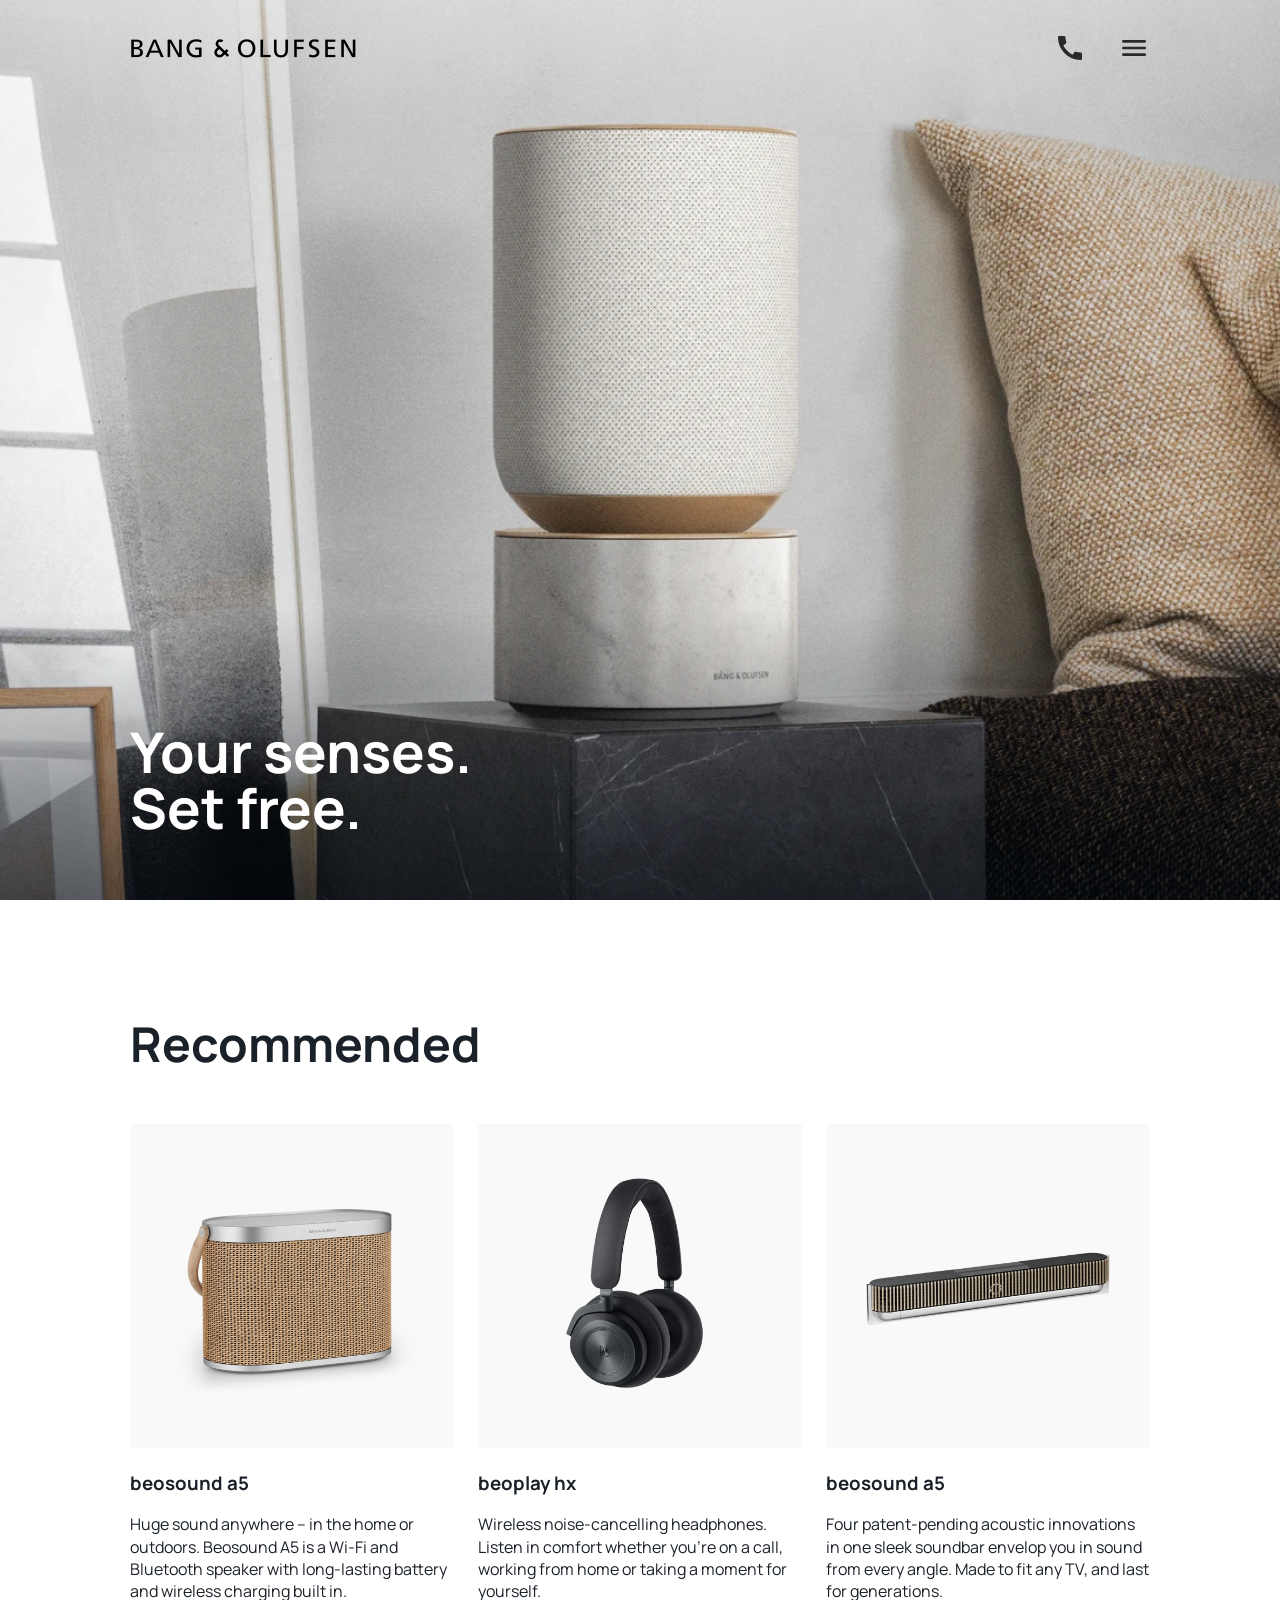
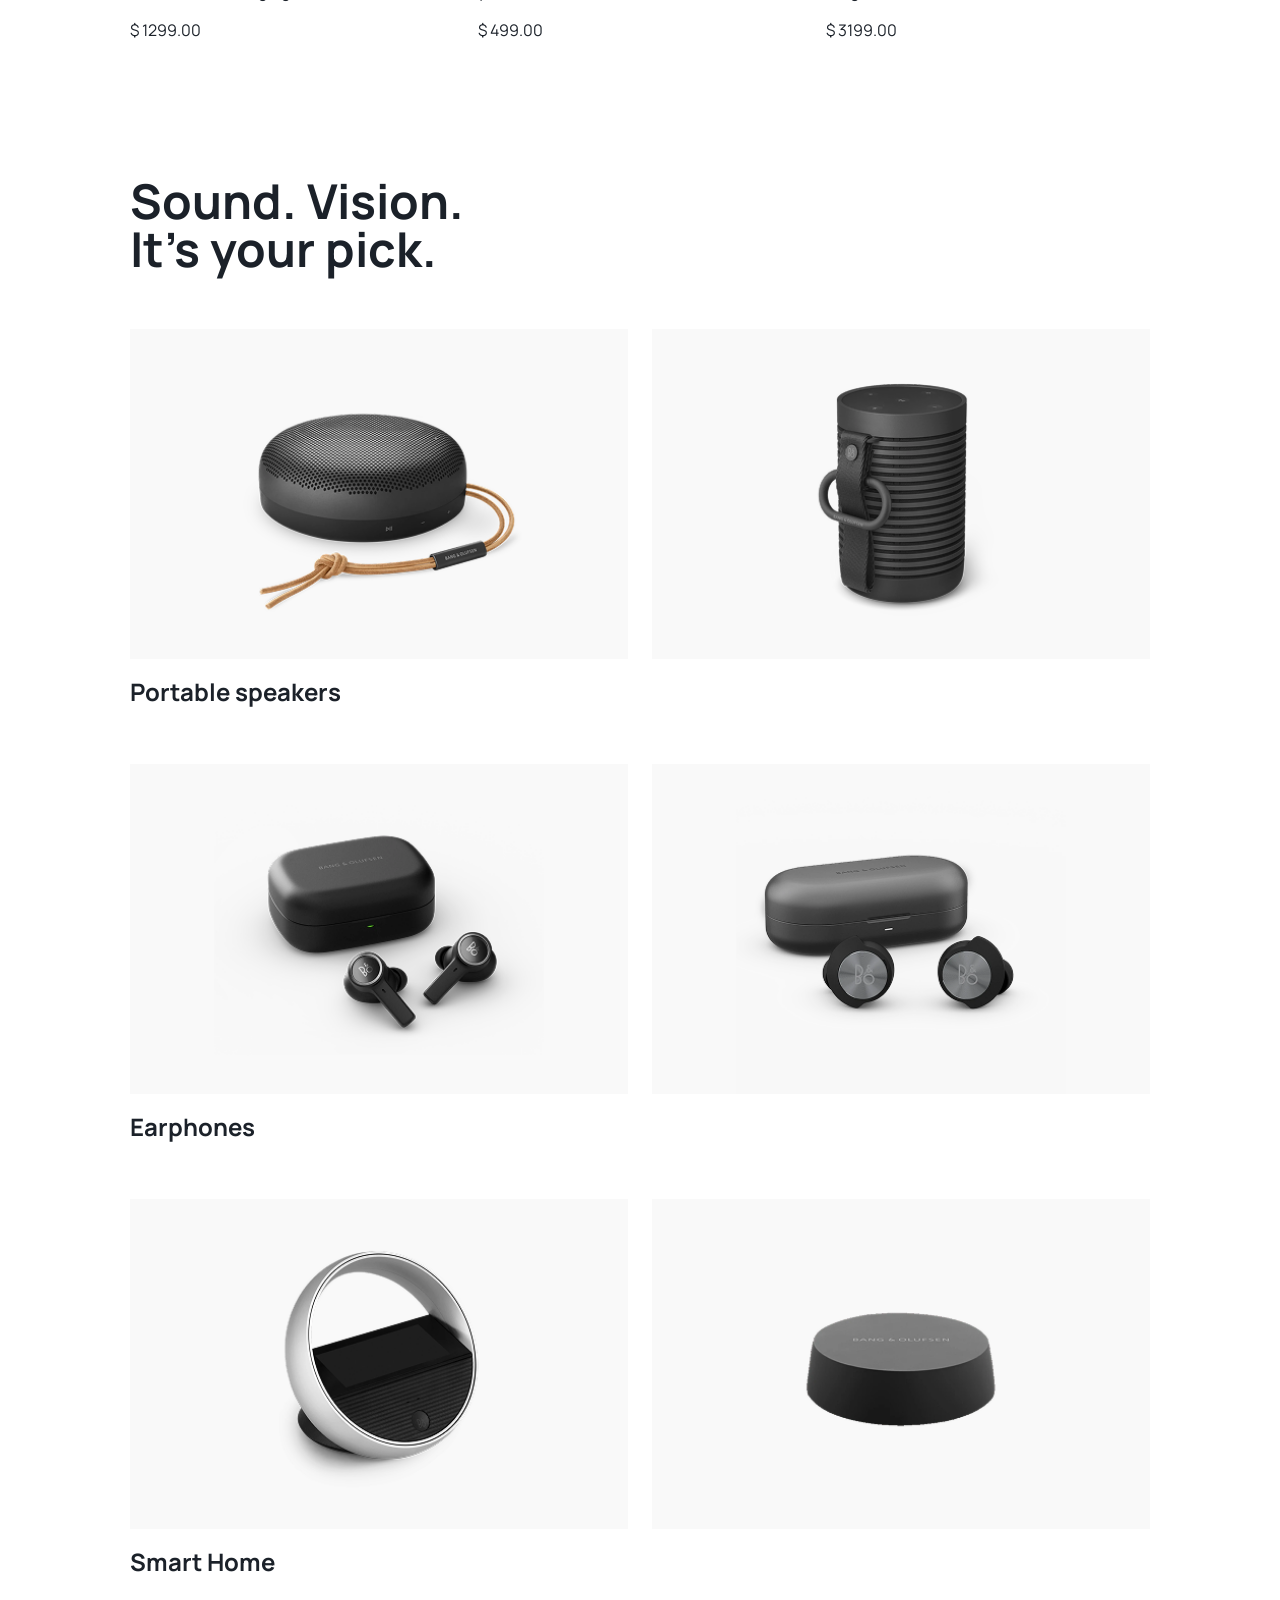
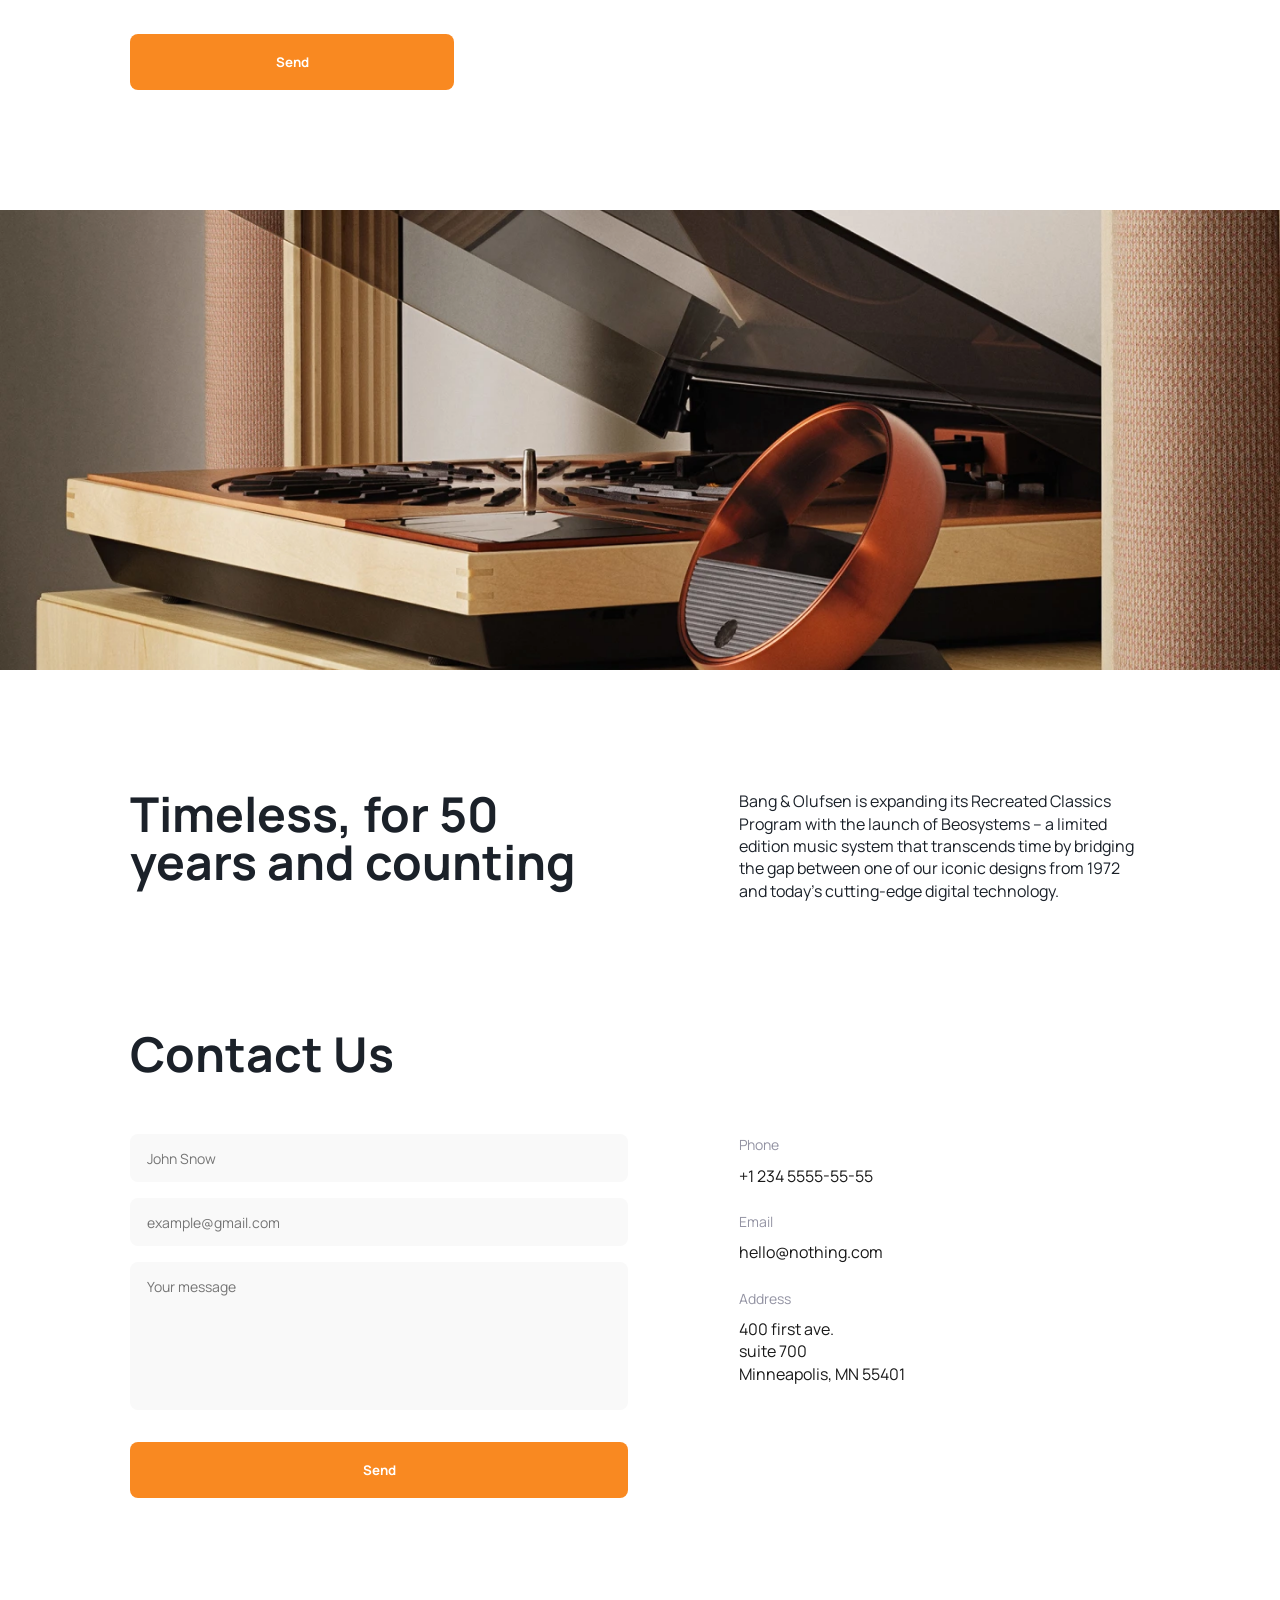
<file: index.html>
<!DOCTYPE html><html lang=en class=page><meta charset=UTF-8><meta name=viewport content="width=device-width, initial-scale=1.0"><title>Bang &amp; Olufsen</title><link rel=icon href=logo.409a5730.png><link rel=preconnect href=https://fonts.googleapis.com><link rel=preconnect href=https://fonts.gstatic.com crossorigin=anonymous><link href="https://fonts.googleapis.com/css2?family=Manrope:wght@200..800&amp;display=swap" rel=stylesheet><link rel=stylesheet href=layout_landing-page.20f18b8d.css><script src=layout_landing-page.4a5fbcc0.js defer></script><body class=page__body id=top>
    <header class=header>
      <div class=container>
        <div class=header__content>
          <div class=top-bar>
            <a href=#top class=top-bar__logo-link>
              <img src=logo-2x.360f8ec0.png alt="Bang &amp; Olufsen logo" class=top-bar__logo>
            </a>
            <div class=top-bar__icons>
              <a href=tel:+123455555555 class=top-bar__phone aria-label="Call us">
                <div class=top-bar__phone-number>+1 234 555-55-55</div>
                <div class="icon icon--phone"></div>
              </a>
              <a href=#menu class="icon icon--menu"></a>
            </div>
          </div>
          <div class=header__bottom>
            <h1 class=header__title>
              Your senses.
              <br>
              Set free.
            </h1>
          </div>
        </div>
      </div>
    </header>

    <aside class="menu page__menu" id=menu>
      <div class=container>
        <div class="menu__top top-bar">
          <a href=#top class=top-bar__logo-link>
            <img src=logo-2x.360f8ec0.png alt="Bang &amp; Olufsen logo" class=top-bar__logo>
          </a>
          <a href=# class="icon icon--close"></a>
        </div>
        <div class=menu__bottom>
          <nav class="menu__nav nav">
            <ul class=nav__list>
              <li class=nav__item>
                <a class=nav__link href=#recommended>
                  Recommended
                </a>
              </li>
              <li class=nav__item>
                <a class=nav__link href=#categories>
                  Categories
                </a>
              </li>
              <li class=nav__item>
                <a class=nav__link href=#about-us>
                  About Us
                </a>
              </li>
              <li class=nav__item>
                <a class=nav__link href=#contact-us>
                  Contact Us
                </a>
              </li>
            </ul>
          </nav>
          <a href=tel:+123455555555 class=menu__phone-number aria-label="Call us">
            +1 234 5555-55-55
          </a>
          <a href=tel:+123455555555 class=menu__call-to-order aria-label="Call us">
            Call to order
          </a>
        </div>
      </div>
    </aside>

    <main class=main>
      <div class=container>
        <div class=main__content>
          <section class=recommended id=recommended>
            <h2 class=section-title>Recommended</h2>
            <div class=recommended__products>
              <article class="product recommended__product">
                <a href=# class=product__link>
                  <img src=beosound%20a5.801df938.png alt="beosound a5" class=product__photo>
                </a>

                <h3 class=product__title>beosound a5</h3>
                <p class=product__description>
                  Huge sound anywhere – in the home or outdoors. Beosound A5 is
                  a Wi-Fi and Bluetooth speaker with long-lasting battery and
                  wireless charging built in.
                </p>
                <p class=product__price>$ 1299.00</p>
              </article>
              <article class="product recommended__product">
                <a href=# class=product__link>
                  <img src=beoplay%20hx.de493ec2.png alt="beoplay hx" class=product__photo>
                </a>
                <h3 class=product__title>beoplay hx</h3>
                <p class=product__description>
                  Wireless noise-cancelling headphones. Listen in comfort
                  whether you're on a call, working from home or taking a moment
                  for yourself.
                </p>
                <p class=product__price>$ 499.00</p>
              </article>
              <article class="product recommended__product">
                <a href=# class=product__link>
                  <img src=beosound%20theatre.7551a2a6.png alt="beosound theatre" class=product__photo>
                </a>
                <h3 class=product__title>beosound a5</h3>
                <p class=product__description>
                  Four patent-pending acoustic innovations in one sleek soundbar
                  envelop you in sound from every angle. Made to fit any TV, and
                  last for generations.
                </p>
                <p class=product__price>$ 3199.00</p>
              </article>
            </div>
          </section>

          <section class=categories id=categories>
            <h2 class=section-title>
              Sound. Vision.
              <br>
              It's your pick.
            </h2>

            <div class=categories__wrapper>
              <article class=category>
                <div class=category__photos>
                  <a href=# class=category__link>
                    <img class=category__photo src=portable-speaker-1.b49d41f1.png alt="Portable speakers">
                  </a>
                  <a href=# class=category__link>
                    <img class=category__photo src=portable-speaker-2.0d37569b.png alt="Portable speakers">
                  </a>
                </div>
                <h3 class=category__title>Portable speakers</h3>
              </article>

              <article class=category>
                <div class=category__photos>
                  <a href=# class=category__link>
                    <img class=category__photo src=earphones-1.f4a9390a.png alt=Earphones>
                  </a>
                  <a href=# class=category__link>
                    <img class=category__photo src=earphones-2.ad59aefe.png alt=Earphones>
                  </a>
                </div>
                <h3 class=category__title>Earphones</h3>
              </article>

              <article class=category>
                <div class=category__photos>
                  <a href=# class=category__link>
                    <img class=category__photo src=smart-home-1.7c2e5d30.png alt="Smart Home">
                  </a>
                  <a href=# class=category__link>
                    <img class=category__photo src=smart-home-2.6858d62e.png alt="Smart Home">
                  </a>
                </div>
                <h3 class=category__title>Smart Home</h3>
              </article>

              <div class=categories__button-wrap>
                <button type=button class="button categories__button">
                  Send
                </button>
              </div>
            </div>
          </section>

          <section class="about-us about-us--with-img" id=about-us>
            <div class=about-us__img></div>
            <div class=about-us__content>
              <h2 class="about-us__title section-title">
                Timeless, for 50 years and counting
              </h2>
              <p class=about-us__description>
                Bang &amp; Olufsen is expanding its Recreated Classics Program with
                the launch of Beosystems – a limited edition music system that
                transcends time by bridging the gap between one of our iconic
                designs from 1972 and today’s cutting-edge digital technology.
              </p>
            </div>
          </section>

          <section class=contact-us id=contact-us>
            <h2 class=section-title>Contact Us</h2>
            <div class=contact-us__wrapper>
              <form action=# class=contact-us__form onsubmit="this.reset(); return false;">
                <input name=name class="contact-us__input form-field" placeholder="John Snow" required>
                <input name=email class="contact-us__input form-field" type=email placeholder=example@gmail.com required>
                <textarea name=message class="contact-us__textarea form-field" placeholder="Your message" required></textarea>
                <button class=button>
                  Send
                </button>
              </form>

              <div class=contact-us__info>
                <div class=contact-us__item>
                  <p class=contact-us__label>Phone</p>
                  <a href=tel:+123455555555 class=contact-us__link aria-label="Call us">
                    +1 234 5555-55-55
                  </a>
                </div>
                <div class=contact-us__item>
                  <p class=contact-us__label>Email</p>
                  <a href=mailto:hello@nothing.com class=contact-us__link aria-label="Write an email">
                    hello@nothing.com
                  </a>
                </div>
                <div class=contact-us__item>
                  <p class=contact-us__label>Address</p>
                  <a href=https://maps.app.goo.gl/gXyMgA68gBzEUpHu6 class=contact-us__text aria-label="Show on map" target=_blank rel="noopener noreferrer">
                    400 first ave.
                    <br>
                    suite 700
                    <br>
                    Minneapolis, MN 55401
                  </a>
                </div>
              </div>
            </div>
          </section>
        </div>
      </div>
    </main>

    <footer class=footer></footer>
</file>
